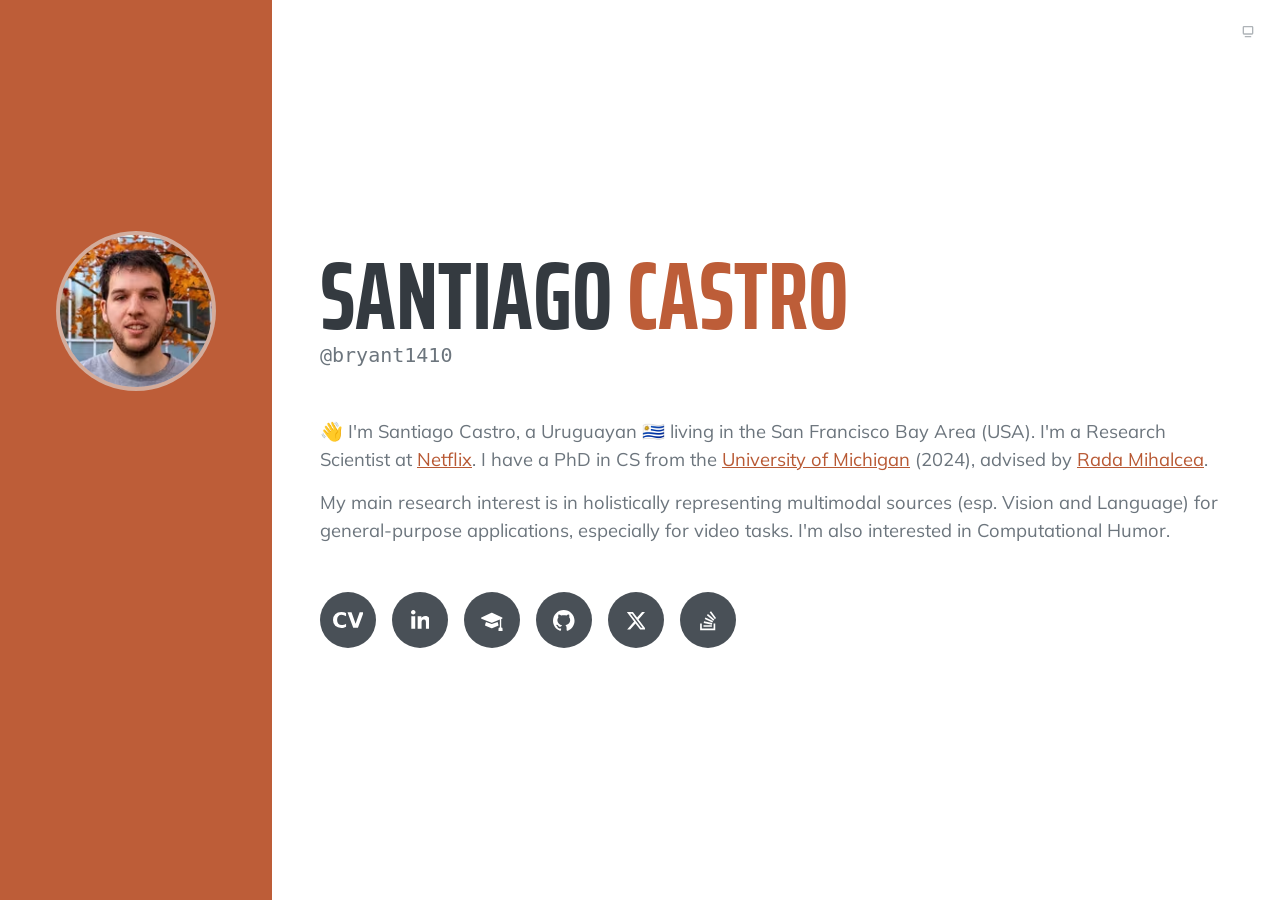
<file: index.html>
<!DOCTYPE html>
<html lang="en">

<head>
  <meta charset="utf-8">
  <meta name="viewport" content="width=device-width, initial-scale=1">
  <meta name="color-scheme" content="light dark">
  <meta http-equiv="Content-Security-Policy" content="default-src 'self'; script-src 'self' 'unsafe-inline' https://www.googletagmanager.com; style-src 'self' 'unsafe-inline'; img-src 'self' data: https://www.google-analytics.com https://*.google-analytics.com; font-src 'self'; connect-src 'self' https://*.google-analytics.com https://*.analytics.google.com https://*.googletagmanager.com; object-src 'none'; base-uri 'self';">

  <link rel="preload" href="fonts/saira-extra-condensed-latin-700.woff2" as="font" type="font/woff2" crossorigin>
  <link rel="preload" href="fonts/mulish-latin-400.woff2" as="font" type="font/woff2" crossorigin>
  <link rel="preload" as="image" type="image/avif" imagesrcset="img/profile-160.avif 1x, img/profile-320.avif 2x" fetchpriority="high">
  <link rel="dns-prefetch" href="https://www.googletagmanager.com">

  <script>
    // Only load Google Analytics on the deployed site (not on localhost or file://).
    if (document.location.hostname === "santi.uy") {
      window.dataLayer = window.dataLayer || [];
      window.gtag = function () {
        dataLayer.push(arguments);
      };

      gtag("js", new Date());

      // noinspection SpellCheckingInspection
      gtag("config", "G-2GEKPMQP8F");

      let gaLoaded = false;
      const loadGa = () => {
        if (gaLoaded) {
          return;
        }
        gaLoaded = true;
        events.forEach((ev) => window.removeEventListener(ev, loadGa));
        clearTimeout(fallbackTimer);
        const gaScript = document.createElement("script");
        gaScript.async = true;
        // noinspection SpellCheckingInspection
        gaScript.src = "https://www.googletagmanager.com/gtag/js?id=G-2GEKPMQP8F";
        document.head.appendChild(gaScript);
      };

      const events = ["pointerdown", "scroll", "keydown", "touchstart"];
      events.forEach((ev) => window.addEventListener(ev, loadGa, { passive: true, once: true }));
      const fallbackTimer = setTimeout(loadGa, 4000);
    }

    try {
      const theme = localStorage.getItem("theme");
      if (theme === "light" || theme === "dark") {
        document.documentElement.dataset.theme = theme;
      }
    } catch {
    }
  </script>

  <meta name="description"
        content="Santiago Castro is a Research Scientist at Netflix working on multimodal (vision and language) learning, especially for video. PhD in CS, UMich.">
  <meta name="author" content="Santiago Castro (bryant1410)">
  <meta name="referrer" content="strict-origin-when-cross-origin">
  <meta name="theme-color" media="(prefers-color-scheme: light)" content="#bd5d38">
  <meta name="theme-color" media="(prefers-color-scheme: dark)" content="#181a1b">

  <meta property="og:title" content="Santiago Castro">
  <meta property="og:type" content="profile">
  <meta property="profile:first_name" content="Santiago">
  <meta property="profile:last_name" content="Castro">
  <meta property="profile:gender" content="male">
  <meta property="profile:username" content="bryant1410">
  <meta property="og:url" content="https://santi.uy/">
  <meta property="og:description"
        content="👋 I'm Santiago Castro, a Uruguayan 🇺🇾 living in the San Francisco Bay Area (USA). I'm a Research Scientist at Netflix.">
  <meta property="og:locale" content="en_US">
  <meta property="og:image" content="https://santi.uy/img/opengraph.png">
  <meta property="og:image:type" content="image/png">
  <meta property="og:image:width" content="1200">
  <meta property="og:image:height" content="630">
  <meta property="og:image:alt" content="A screenshot of the website.">

  <meta name="twitter:card" content="summary_large_image">
  <meta name="twitter:title" content="Santiago Castro">
  <meta name="twitter:description"
        content="👋 I'm Santiago Castro, a Uruguayan 🇺🇾 living in the San Francisco Bay Area (USA). I'm a Research Scientist at Netflix.">
  <meta name="twitter:image" content="https://santi.uy/img/opengraph.png">
  <meta name="twitter:creator" content="@bryant1410">

  <title>Santiago Castro</title>

  <link rel="canonical" href="https://santi.uy/">
  <link rel="icon" href="favicon.ico" sizes="any">
  <link rel="icon" type="image/svg+xml" href="favicon.svg">
  <link rel="apple-touch-icon" href="img/apple-touch-icon.png">
  <!--suppress HtmlUnknownTarget -->
  <link rel="manifest" href="site.webmanifest">

  <script type="application/ld+json">
    {
      "@context": "https://schema.org",
      "@type": "Person",
      "name": "Santiago Castro",
      "alternateName": "bryant1410",
      "url": "https://santi.uy/",
      "image": "https://santi.uy/img/profile.jpg",
      "jobTitle": "Research Scientist",
      "worksFor": {"@type": "Organization", "name": "Netflix", "url": "https://www.netflix.com/"},
      "alumniOf": {"@type": "CollegeOrUniversity", "name": "University of Michigan", "url": "https://umich.edu"},
      "nationality": {"@type": "Country", "name": "Uruguay"},
      "knowsAbout": ["Multimodal Learning", "Vision and Language", "Video Understanding", "Computational Humor"],
      "sameAs": [
        "https://www.linkedin.com/in/santiagocastroserra/",
        "https://scholar.google.com/citations?user=i2LNBfUAAAAJ",
        "https://github.com/bryant1410",
        "https://x.com/bryant1410",
        "https://stackoverflow.com/users/bryant1410"
      ]
    }
  </script>

  <script type="speculationrules">
    {
      "prefetch": [
        {
          "where": {
            "href_matches": "/resume/main.pdf"
          },
          "eagerness": "moderate"
        }
      ]
    }
  </script>

  <style>
    @font-face {
      font-family: 'Mulish';
      font-style: normal;
      font-weight: 400;
      font-display: swap;
      src: url('fonts/mulish-latin-400.woff2') format('woff2');
      unicode-range: U+0020-007E, U+00A0-00FF;
    }

    @font-face {
      font-family: 'Saira Extra Condensed';
      font-style: normal;
      font-weight: 700;
      font-display: swap;
      src: url('fonts/saira-extra-condensed-latin-700.woff2') format('woff2');
      unicode-range: U+0020-007E, U+00A0-00FF;
    }

    @font-face {
      font-family: 'Saira Fallback Condensed';
      font-style: normal;
      font-weight: 700;
      src: local('Arial Narrow'), local('Roboto Condensed'), local('Liberation Sans Narrow');
      size-adjust: 76%;
      ascent-override: 105%;
      descent-override: 20%;
    }

    @font-face {
      font-family: 'Saira Fallback';
      font-style: normal;
      font-weight: 700;
      src: local('Arial'), local('Helvetica Neue'), local('Roboto'), local('Liberation Sans');
      size-adjust: 58%;
      ascent-override: 135%;
      descent-override: 25%;
    }

    :root {
      color-scheme: light dark;
      --primary-color: #bd5d38;
      --secondary-color: #824027;
      /* Slightly darker than --primary-color so body-text links reach WCAG AA (4.65:1 on white). */
      --link-color: #b85934;
      --rail-color: #bd5d38;
      --bg-color: #fff;
      --text-color: #6c757d;
      --heading-color: #343a40;
      --photo-ring-color: rgba(189, 93, 56, 0.22);
      --photo-placeholder-color: #d8c2b8;
      --icon-bg-color: #495057;
      --icon-color: #fff;
      --tooltip-bg: #212529;
      --tooltip-color: #fff;
    }

    *,
    *::before,
    *::after {
      box-sizing: border-box;
    }

    body {
      margin: 0;
      font-family: 'Mulish', -apple-system, BlinkMacSystemFont, 'Segoe UI', Roboto, 'Helvetica Neue', Arial, sans-serif, 'Apple Color Emoji', 'Segoe UI Emoji', 'Segoe UI Symbol', 'Noto Color Emoji';
      font-size: 1rem;
      line-height: 1.5;
      background-color: var(--bg-color);
      color: var(--text-color);
    }

    a {
      color: var(--link-color);
    }

    a:hover, a:focus, a:active {
      color: var(--secondary-color);
    }

    h1 {
      margin: 0;
      font-family: 'Saira Extra Condensed', 'Saira Fallback Condensed', 'Saira Fallback', 'Arial Narrow', 'Roboto Condensed', 'Avenir Next Condensed', 'Helvetica Neue Condensed', sans-serif-condensed, sans-serif;
      font-weight: 700;
      text-transform: uppercase;
      color: var(--heading-color);
      /* Proportions the 2-line mobile title + handle to match the photo height. */
      font-size: clamp(2.6rem, 15.6vw, 4.75rem);
      line-height: 0.88;
    }

    p {
      margin-top: 0;
      margin-bottom: 1rem;
    }

    .text-primary {
      color: var(--primary-color);
    }

    code {
      font-family: monospace;
      /* Was #c0c6cc (1.72:1); this matches the body text and passes WCAG AA (4.69:1). */
      color: var(--text-color);
    }

    .profile-rail {
      grid-column: 1;
      grid-row: 1 / span 2;
      margin: 0 0 1.5rem;
    }

    .profile-rail picture {
      display: block;
      border-radius: 50%;
    }

    .profile-photo {
      display: block;
      width: clamp(6.5rem, 30vw, 9rem);
      height: auto;
      aspect-ratio: 1;
      border-radius: 50%;
      border: 0.25rem solid var(--photo-ring-color);
      background-color: var(--photo-placeholder-color);
    }

    .intro {
      max-width: 75rem;
      min-height: 100svh;
      padding: 3.25rem 1.25rem 5vh;
      display: flex;
      align-items: center;
    }

    @media (min-width: 600px) {
      .intro {
        max-width: 46rem;
        margin: 0 auto;
        padding: 2.5rem 2.5rem 10vh;
      }
    }

    /*
     * Below 992px, a 2-column grid places the photo on the left of the
     * title + handle while the bio paragraphs and icons span full width below.
     */
    .intro-inner {
      position: relative;
      width: 100%;
      display: grid;
      grid-template-columns: auto minmax(0, 1fr);
      column-gap: 1.25rem;
      align-items: center;
    }

    .name {
      grid-column: 2;
      grid-row: 1;
      align-self: end;
      min-width: 0;
      margin-bottom: 0;
    }

    .subheading {
      grid-column: 2;
      grid-row: 2;
      align-self: start;
      margin: 0.15rem 0 1.5rem;
      font-size: 1.15rem;
    }

    .lead,
    .social-icons {
      grid-column: 1 / -1;
    }

    .lead {
      margin-bottom: 1rem;
      font-size: 1.15rem;
      font-weight: 400;
    }

    .lead-last {
      margin-bottom: 1.5rem;
    }

    @media (min-width: 768px) {
      .intro-inner {
        column-gap: 1.5rem;
      }

      .profile-rail {
        margin: 0 0 2rem;
      }

      h1 {
        /* Scales the 1-line tablet title so title + handle balances the 9rem photo. */
        font-size: clamp(4.75rem, 10.5vw, 5.5rem);
      }

      .subheading {
        margin: 0.2rem 0 2rem;
        font-size: 1.25rem;
      }

      .lead-last {
        margin-bottom: 2.25rem;
      }
    }

    @media (min-width: 992px) {
      body {
        padding-left: 17rem;
      }

      /* Fixed 17rem left orange sidebar column on desktop. */
      body::before {
        content: "";
        position: fixed;
        top: 0;
        left: 0;
        bottom: 0;
        width: 17rem;
        z-index: 1030;
        background-color: var(--rail-color);
      }

      .intro {
        max-width: 75rem;
        min-height: 100vh;
        margin: 0;
        padding: 3rem;
      }

      .intro-inner {
        display: block;
      }

      .profile-rail {
        position: absolute;
        /* Centers the 10rem photo against the ~7.4rem title + handle block. */
        top: -1.3rem;
        left: -20rem;
        width: 17rem;
        z-index: 1031;
        margin: 0;
        display: flex;
        justify-content: center;
      }

      .profile-rail .profile-photo {
        width: 10rem;
        height: 10rem;
      }

      h1 {
        font-size: 6rem;
        line-height: 0.92;
      }

      .subheading {
        margin: 0 0 3rem;
        font-size: 1.25rem;
      }

      .lead-last {
        margin-bottom: 3rem;
      }
    }

    .social-icons {
      display: flex;
      flex-wrap: wrap;
      gap: clamp(0.35rem, 1.8vw, 1rem);
    }

    @media (max-width: 480px) {
      .social-icons {
        justify-content: space-between;
      }
    }

    .social-icons a {
      -webkit-user-select: none;
      user-select: none;
      touch-action: manipulation;
      -webkit-tap-highlight-color: transparent;
      position: relative;
      display: inline-flex;
      align-items: center;
      justify-content: center;
      /* Scales down slightly on <480px phones so all 6 icons fit on one row. */
      height: clamp(2.35rem, 11.5vw, 3.5rem);
      width: clamp(2.35rem, 11.5vw, 3.5rem);
      background-color: var(--icon-bg-color);
      border-radius: 100%;
      color: var(--icon-color);
      text-decoration: none;
    }

    .social-icons a:hover,
    .social-icons a:focus-visible {
      color: #fff;
      background-color: var(--primary-color);
    }

    .social-icons a:focus-visible {
      outline: 2px solid var(--secondary-color);
      outline-offset: 2px;
    }

    .theme-toggle {
      -webkit-user-select: none;
      user-select: none;
      touch-action: manipulation;
      -webkit-tap-highlight-color: transparent;
      position: fixed;
      top: 0.75rem;
      right: 0.75rem;
      z-index: 1032;
      display: inline-flex;
      align-items: center;
      justify-content: center;
      width: 2rem;
      height: 2rem;
      padding: 0;
      border: none;
      border-radius: 50%;
      background-color: transparent;
      color: var(--text-color);
      opacity: 0.55;
      cursor: pointer;
      transition: opacity 0.15s ease, color 0.15s ease, background-color 0.15s ease;
    }

    @media (min-width: 600px) {
      .theme-toggle {
        top: 1rem;
        right: 1rem;
      }
    }

    .theme-toggle:hover,
    .theme-toggle:focus-visible {
      opacity: 1;
      color: var(--heading-color);
      background-color: rgba(108, 117, 125, 0.12);
    }

    .theme-toggle:focus-visible {
      outline: 2px solid var(--secondary-color);
      outline-offset: 2px;
    }

    .theme-toggle svg {
      display: none;
      width: 1rem;
      height: 1rem;
      fill: currentColor;
    }

    :root:not([data-theme]) .theme-toggle svg[data-icon="system"],
    :root[data-theme="light"] .theme-toggle svg[data-icon="light"],
    :root[data-theme="dark"] .theme-toggle svg[data-icon="dark"] {
      display: block;
    }

    @media screen and (prefers-color-scheme: dark) {
      :root:not([data-theme="light"]) {
        color-scheme: dark;
        --primary-color: #d46b43;
        --secondary-color: #f09573;
        --link-color: #e07a52;
        --rail-color: #9e4b2b;
        --bg-color: #181a1b;
        --text-color: #b0b8c0;
        --heading-color: #f1f3f5;
        --photo-ring-color: rgba(224, 122, 82, 0.35);
        --photo-placeholder-color: #2b221f;
        --icon-bg-color: #343a40;
        --icon-color: #e9ecef;
        --tooltip-bg: #2b3035;
        --tooltip-color: #f8f9fa;
      }
    }

    @media screen {
      :root[data-theme="light"] {
        color-scheme: light;
      }

      :root[data-theme="dark"] {
        color-scheme: dark;
        --primary-color: #d46b43;
        --secondary-color: #f09573;
        --link-color: #e07a52;
        --rail-color: #9e4b2b;
        --bg-color: #181a1b;
        --text-color: #b0b8c0;
        --heading-color: #f1f3f5;
        --photo-ring-color: rgba(224, 122, 82, 0.35);
        --photo-placeholder-color: #2b221f;
        --icon-bg-color: #343a40;
        --icon-color: #e9ecef;
        --tooltip-bg: #2b3035;
        --tooltip-color: #f8f9fa;
      }
    }

    .social-icons a svg {
      width: auto;
      height: 38.5%;
      fill: currentColor;
    }

    /* "CV" is an outlined (text-to-path) glyph in a tight viewBox, so it
       flex-centers exactly like the brand icons; sized down a bit to match. */
    .social-icons a svg.cv {
      height: 28.5%;
    }

    [data-tooltip]::before,
    [data-tooltip]::after {
      position: absolute;
      opacity: 0;
      visibility: hidden;
      pointer-events: none;
      transition: opacity 0.15s ease, transform 0.15s ease, visibility 0.15s ease;
      z-index: 1040;
    }

    .social-icons a[data-tooltip]::before {
      content: attr(data-tooltip);
      bottom: calc(100% + 8px);
      left: 50%;
      transform: translateX(-50%) translateY(4px);
      padding: 0.35rem 0.6rem;
      border-radius: 6px;
      background-color: var(--tooltip-bg);
      color: var(--tooltip-color);
      font-family: -apple-system, BlinkMacSystemFont, 'Segoe UI', Roboto, 'Helvetica Neue', Arial, sans-serif;
      font-size: 0.75rem;
      font-weight: 500;
      line-height: 1;
      white-space: nowrap;
      box-shadow: 0 4px 12px rgba(0, 0, 0, 0.18);
    }

    .social-icons a[data-tooltip]::after {
      content: "";
      bottom: calc(100% + 3px);
      left: 50%;
      transform: translateX(-50%) translateY(4px);
      border-width: 5px 5px 0 5px;
      border-style: solid;
      border-color: var(--tooltip-bg) transparent transparent transparent;
    }

    .theme-toggle[data-tooltip]::before {
      content: attr(data-tooltip);
      top: calc(100% + 8px);
      right: 0;
      transform: translateY(-4px);
      padding: 0.35rem 0.6rem;
      border-radius: 6px;
      background-color: var(--tooltip-bg);
      color: var(--tooltip-color);
      font-family: -apple-system, BlinkMacSystemFont, 'Segoe UI', Roboto, 'Helvetica Neue', Arial, sans-serif;
      font-size: 0.75rem;
      font-weight: 500;
      line-height: 1;
      white-space: nowrap;
      box-shadow: 0 4px 12px rgba(0, 0, 0, 0.18);
    }

    .theme-toggle[data-tooltip]::after {
      content: "";
      top: calc(100% + 3px);
      right: 11px;
      transform: translateY(-4px);
      border-width: 0 5px 5px 5px;
      border-style: solid;
      border-color: transparent transparent var(--tooltip-bg) transparent;
    }

    @media (hover: hover) {
      .social-icons a[data-tooltip]:hover::before,
      .social-icons a[data-tooltip]:hover::after {
        opacity: 1;
        visibility: visible;
        transform: translateX(-50%) translateY(0);
      }

      .theme-toggle[data-tooltip]:hover::before,
      .theme-toggle[data-tooltip]:hover::after {
        opacity: 1;
        visibility: visible;
        transform: translateY(0);
      }
    }

    .social-icons a[data-tooltip]:focus-visible::before,
    .social-icons a[data-tooltip]:focus-visible::after,
    .social-icons a[data-tooltip][data-tooltip-active]::before,
    .social-icons a[data-tooltip][data-tooltip-active]::after {
      opacity: 1;
      visibility: visible;
      transform: translateX(-50%) translateY(0);
    }

    .theme-toggle[data-tooltip]:focus-visible::before,
    .theme-toggle[data-tooltip]:focus-visible::after,
    .theme-toggle[data-tooltip][data-tooltip-active]::before,
    .theme-toggle[data-tooltip][data-tooltip-active]::after {
      opacity: 1;
      visibility: visible;
      transform: translateY(0);
    }

    @media (max-width: 480px) {
      .social-icons a:first-child[data-tooltip]::before {
        left: 0;
        transform: translateY(4px);
      }

      .social-icons a:first-child[data-tooltip]:hover::before,
      .social-icons a:first-child[data-tooltip]:focus-visible::before,
      .social-icons a:first-child[data-tooltip][data-tooltip-active]::before {
        transform: translateY(0);
      }

      .social-icons a:last-child[data-tooltip]::before {
        left: auto;
        right: 0;
        transform: translateY(4px);
      }

      .social-icons a:last-child[data-tooltip]:hover::before,
      .social-icons a:last-child[data-tooltip]:focus-visible::before,
      .social-icons a:last-child[data-tooltip][data-tooltip-active]::before {
        transform: translateY(0);
      }
    }

    @media (prefers-reduced-motion: reduce) {
      [data-tooltip]::before,
      [data-tooltip]::after {
        transition: none;
      }
    }

    @media print {
      body {
        padding-left: 0;
      }

      body::before,
      .theme-toggle,
      [data-tooltip]::before,
      [data-tooltip]::after {
        display: none !important;
      }

      .intro {
        max-width: none;
        min-height: auto;
        padding: 0;
      }

      .intro-inner {
        display: grid;
      }

      .profile-rail {
        position: static;
        width: auto;
        margin: 0 0 2rem;
      }
    }
  </style>
</head>

<body>

<button type="button" class="theme-toggle" aria-label="Theme: System (switch to Light)" data-tooltip="Theme: System (click for Light)">
  <svg data-icon="system" viewBox="0 0 24 24" aria-hidden="true" focusable="false"><path d="M4 5a2 2 0 0 1 2-2h12a2 2 0 0 1 2 2v9a2 2 0 0 1-2 2H6a2 2 0 0 1-2-2V5zm2 0v9h12V5H6zm2 13h8a1 1 0 1 1 0 2H8a1 1 0 1 1 0-2z"/></svg>
  <svg data-icon="light" viewBox="0 0 24 24" aria-hidden="true" focusable="false"><path d="M12 7a5 5 0 1 0 0 10 5 5 0 0 0 0-10zm0-5a1 1 0 0 1 1 1v2a1 1 0 1 1-2 0V3a1 1 0 0 1 1-1zm0 16a1 1 0 0 1 1 1v2a1 1 0 1 1-2 0v-2a1 1 0 0 1 1-1zm9-7a1 1 0 1 1 0 2h-2a1 1 0 1 1 0-2h2zM5 11a1 1 0 1 1 0 2H3a1 1 0 1 1 0-2h2zm13.36-6.36a1 1 0 0 1 0 1.41l-1.41 1.42a1 1 0 1 1-1.42-1.42l1.42-1.41a1 1 0 0 1 1.41 0zM7.05 16.95a1 1 0 0 1 0 1.41l-1.41 1.42a1 1 0 1 1-1.42-1.42l1.42-1.41a1 1 0 0 1 1.41 0zm11.31 1.41a1 1 0 0 1-1.41 0l-1.42-1.41a1 1 0 1 1 1.42-1.42l1.41 1.42a1 1 0 0 1 0 1.41zM7.05 7.05a1 1 0 0 1-1.41 0L4.22 5.64a1 1 0 1 1 1.42-1.42l1.41 1.42a1 1 0 0 1 0 1.41z"/></svg>
  <svg data-icon="dark" viewBox="0 0 24 24" aria-hidden="true" focusable="false"><path d="M21 12.79A9 9 0 1 1 11.21 3 7 7 0 0 0 21 12.79z"/></svg>
</button>

<main class="intro">
  <div class="intro-inner">
    <div class="profile-rail" aria-hidden="true">
      <picture>
        <source srcset="img/profile-160.avif 1x, img/profile-320.avif 2x" type="image/avif">
        <img class="profile-photo" src="img/profile.jpg" width="320" height="320" fetchpriority="high" alt="">
      </picture>
    </div>
    <h1 class="name">
      Santiago <span class="text-primary">Castro</span>
    </h1>
    <div class="subheading"><code>@bryant1410</code></div>
    <p class="lead">
      👋 I'm Santiago Castro, a Uruguayan&nbsp;🇺🇾 living in the San Francisco Bay Area (USA).
      I'm a Research Scientist at <a href="https://www.netflix.com/">Netflix</a>. I have a PhD in CS from the
      <a href="https://umich.edu">University of Michigan</a> (2024), advised by
      <a href="https://web.eecs.umich.edu/~mihalcea/">Rada Mihalcea</a>.
    </p>
    <p class="lead lead-last">
      My main research interest is in holistically representing multimodal sources
      (esp. Vision and Language) for general-purpose applications, especially for video tasks.
      I'm also interested in Computational Humor.
    </p>
    <!-- Icons from Font Awesome Free 7.3.1 (https://fontawesome.com) and Bootstrap Icons (https://icons.getbootstrap.com) -->
    <div class="social-icons">
      <!--suppress HtmlUnknownTarget -->
      <a href="resume/main.pdf" aria-label="CV (curriculum vitae, PDF)" data-tooltip="CV (PDF)" draggable="false">
        <svg class="cv" viewBox="0 0 348.75 181.52344" aria-hidden="true" focusable="false"><path d="m 148.82812,168.51562 q -12.42187,6.44532 -25.89843,9.72657 -13.47656,3.28125 -28.125005,3.28125 -43.710935,0 -69.25781,-24.375 Q 0,132.65625 0,90.82031 0,48.867187 25.546875,24.492187 51.09375,0 94.804685,0 109.45313,0 122.92969,3.28125 136.40625,6.5625 148.82812,13.007812 V 49.21875 q -12.53906,-8.554688 -24.72656,-12.539063 -12.1875,-3.984375 -25.664065,-3.984375 -24.14062,0 -37.968745,15.46875 -13.828125,15.468748 -13.828125,42.656248 0,27.07031 13.828125,42.53906 13.828125,15.46875 37.968745,15.46875 13.476565,0 25.664065,-3.98437 12.1875,-3.98438 24.72656,-12.53906 z M 165.35156,3.164062 h 45.35156 L 257.10937,132.30469 303.39843,3.164062 H 348.75 L 283.94531,178.125 h -53.78906 z"/></svg>
      </a>
      <a href="https://www.linkedin.com/in/santiagocastroserra/" rel="me" aria-label="LinkedIn" data-tooltip="LinkedIn" draggable="false">
        <svg viewBox="0 0 448 512" aria-hidden="true" focusable="false"><path d="M100.3 448l-92.9 0 0-299.1 92.9 0 0 299.1zM53.8 108.1C24.1 108.1 0 83.5 0 53.8 0 39.5 5.7 25.9 15.8 15.8s23.8-15.8 38-15.8 27.9 5.7 38 15.8 15.8 23.8 15.8 38c0 29.7-24.1 54.3-53.8 54.3zM447.9 448l-92.7 0 0-145.6c0-34.7-.7-79.2-48.3-79.2-48.3 0-55.7 37.7-55.7 76.7l0 148.1-92.8 0 0-299.1 89.1 0 0 40.8 1.3 0c12.4-23.5 42.7-48.3 87.9-48.3 94 0 111.3 61.9 111.3 142.3l0 164.3-.1 0z"/></svg>
      </a>
      <a href="https://scholar.google.com/citations?user=i2LNBfUAAAAJ" rel="me" aria-label="Google Scholar" data-tooltip="Google Scholar" draggable="false">
        <svg viewBox="0 0 16 16" aria-hidden="true" focusable="false"><path d="M8.211 2.047a.5.5 0 0 0-.422 0l-7.5 3.5a.5.5 0 0 0 .025.917l7.5 3a.5.5 0 0 0 .372 0L14 7.14V13a1 1 0 0 0-1 1v2h3v-2a1 1 0 0 0-1-1V6.739l.686-.275a.5.5 0 0 0 .025-.917z"/><path d="M4.176 9.032a.5.5 0 0 0-.656.327l-.5 1.7a.5.5 0 0 0 .294.605l4.5 1.8a.5.5 0 0 0 .372 0l4.5-1.8a.5.5 0 0 0 .294-.605l-.5-1.7a.5.5 0 0 0-.656-.327L8 10.466z"/></svg>
      </a>
      <a href="https://github.com/bryant1410" rel="me" aria-label="GitHub" data-tooltip="GitHub" draggable="false">
        <svg viewBox="0 0 512 512" aria-hidden="true" focusable="false"><path d="M216.5 362.5c-66-8-112.5-55.5-112.5-117 0-25 9-52 24-70-6.5-16.5-5.5-51.5 2-66 20-2.5 47 8 63 22.5 19-6 39-9 63.5-9s44.5 3 62.5 8.5c15.5-14 43-24.5 63-22 7 13.5 8 48.5 1.5 65.5 16 19 24.5 44.5 24.5 70.5 0 61.5-46.5 108-113.5 116.5 17 11 28.5 35 28.5 62.5l0 52C323 491.5 335.5 500 350.5 494 441 459.5 512 369 512 257 512 115.5 397 0 255.5 0S0 115.5 0 257c0 111 70.5 203 165.5 237.5 13.5 5 26.5-4 26.5-17.5l0-40c-7 3-16 5-24 5-33 0-52.5-18-66.5-51.5-5.5-13.5-11.5-21.5-23-23-6-.5-8-3-8-6 0-6 10-10.5 20-10.5 14.5 0 27 9 40 27.5 10 14.5 20.5 21 33 21s20.5-4.5 32-16c8.5-8.5 15-16 21-21z"/></svg>
      </a>
      <a href="https://x.com/bryant1410" rel="me" aria-label="X (Twitter)" data-tooltip="X (Twitter)" draggable="false">
        <svg viewBox="0 0 448 512" aria-hidden="true" focusable="false"><path d="M357.2 48L427.8 48 273.6 224.2 455 464 313 464 201.7 318.6 74.5 464 3.8 464 168.7 275.5-5.2 48 140.4 48 240.9 180.9 357.2 48zM332.4 421.8l39.1 0-252.4-333.8-42 0 255.3 333.8z"/></svg>
      </a>
      <a href="https://stackoverflow.com/users/bryant1410" rel="me" aria-label="Stack Overflow" data-tooltip="Stack Overflow" draggable="false">
        <svg viewBox="0 0 384 512" aria-hidden="true" focusable="false"><path d="M291 311l-195.7-41.3-8.2 39.3 195.7 41 8.2-39zm51-87L188.5 95.7 163 126.5 316.5 254.8 342 224zm-31.2 39.7L129.5 179 112.8 215.5 294 300 310.8 263.7zM262.3 32l-32 24 119.3 160.3 32-24-119.3-160.3zm20.5 328l-200 0 0 39.7 200 0 0-39.7zm39.7 80l-279.5 0 0-120-40 0 0 160 359.5 0 0-160-40 0 0 120z"/></svg>
      </a>
    </div>
  </div>
</main>

<script>
  (() => {
    const root = document.documentElement;
    const btn = document.querySelector(".theme-toggle");
    const labels = {
      system: ["Theme: System (switch to Light)", "Theme: System (click for Light)"],
      light: ["Theme: Light (switch to Dark)", "Theme: Light (click for Dark)"],
      dark: ["Theme: Dark (switch to System)", "Theme: Dark (click for System)"],
    };
    const syncLabel = () => {
      const current = root.dataset.theme || "system";
      const [ariaLabel, title] = labels[current] || labels.system;
      btn.setAttribute("aria-label", ariaLabel);
      btn.setAttribute("data-tooltip", title);
    };
    syncLabel();

    const syncThemeColor = () => {
      const current = root.dataset.theme;
      const metaDark = document.querySelector('meta[name="theme-color"][media*="dark"]');
      const metaLight = document.querySelector('meta[name="theme-color"][media*="light"]');
      if (!metaDark || !metaLight) {
        return;
      }
      if (current === "light") {
        metaDark.setAttribute("content", "#bd5d38");
        metaLight.setAttribute("content", "#bd5d38");
      } else if (current === "dark") {
        metaDark.setAttribute("content", "#181a1b");
        metaLight.setAttribute("content", "#181a1b");
      } else {
        metaDark.setAttribute("content", "#181a1b");
        metaLight.setAttribute("content", "#bd5d38");
      }
    };
    syncThemeColor();

    let pressTimer = null;
    let activeTooltipEl = null;
    let didLongPress = false;
    let startX = 0;
    let startY = 0;
    let dismissTimer = null;
    let isTouchInteraction = false;

    const clearPressTimer = () => {
      if (pressTimer) {
        clearTimeout(pressTimer);
        pressTimer = null;
      }
    };

    const clearDismissTimer = () => {
      if (dismissTimer) {
        clearTimeout(dismissTimer);
        dismissTimer = null;
      }
    };

    const hideActiveTooltip = () => {
      clearPressTimer();
      clearDismissTimer();
      if (activeTooltipEl) {
        delete activeTooltipEl.dataset.tooltipActive;
        activeTooltipEl = null;
      }
    };

    const handleTouchStart = (e) => {
      isTouchInteraction = true;
      const touch = e.touches ? e.touches[0] : e;
      const target = e.target && e.target.closest ? e.target.closest("[data-tooltip]") : null;
      if (!target) {
        hideActiveTooltip();
        return;
      }
      if (activeTooltipEl && activeTooltipEl !== target) {
        hideActiveTooltip();
      }
      clearPressTimer();
      clearDismissTimer();
      didLongPress = false;
      startX = touch.clientX;
      startY = touch.clientY;
      pressTimer = setTimeout(() => {
        didLongPress = true;
        activeTooltipEl = target;
        target.dataset.tooltipActive = "";
      }, 250);
    };

    const handleTouchMove = (e) => {
      if (pressTimer && !didLongPress) {
        const touch = e.touches ? e.touches[0] : e;
        const moveX = Math.abs(touch.clientX - startX);
        const moveY = Math.abs(touch.clientY - startY);
        if (moveX > 15 || moveY > 15) {
          clearPressTimer();
        }
      }
    };

    const handleTouchEnd = () => {
      clearPressTimer();
      if (didLongPress && activeTooltipEl) {
        clearDismissTimer();
        dismissTimer = setTimeout(hideActiveTooltip, 2000);
      }
    };

    document.addEventListener("pointerdown", (e) => {
      if (e.pointerType === "mouse") {
        isTouchInteraction = false;
        return;
      }
      handleTouchStart(e);
    }, { passive: true });

    document.addEventListener("pointermove", (e) => {
      if (e.pointerType === "mouse") {
        return;
      }
      handleTouchMove(e);
    }, { passive: true });

    document.addEventListener("pointerup", handleTouchEnd, { passive: true });
    document.addEventListener("pointercancel", () => {
      clearPressTimer();
      hideActiveTooltip();
    }, { passive: true });

    document.addEventListener("click", (e) => {
      if (didLongPress) {
        e.preventDefault();
        e.stopPropagation();
        didLongPress = false;
      }
    }, true);

    document.addEventListener("contextmenu", (e) => {
      if (isTouchInteraction && e.target && e.target.closest && e.target.closest("[data-tooltip]")) {
        hideActiveTooltip();
      }
    });

    document.addEventListener("dragstart", (e) => {
      if (e.target && e.target.closest && e.target.closest(".social-icons a")) {
        e.preventDefault();
      }
    });
    btn.addEventListener("click", () => {
      const current = root.dataset.theme || "system";
      const next = current === "system" ? "light" : current === "light" ? "dark" : "system";
      if (next === "system") {
        delete root.dataset.theme;
        try {
          localStorage.removeItem("theme");
        } catch {
        }
      } else {
        root.dataset.theme = next;
        try {
          localStorage.setItem("theme", next);
        } catch {
        }
      }
      syncLabel();
      syncThemeColor();
    });
  })();
</script>
</body>

</html>
</file>
